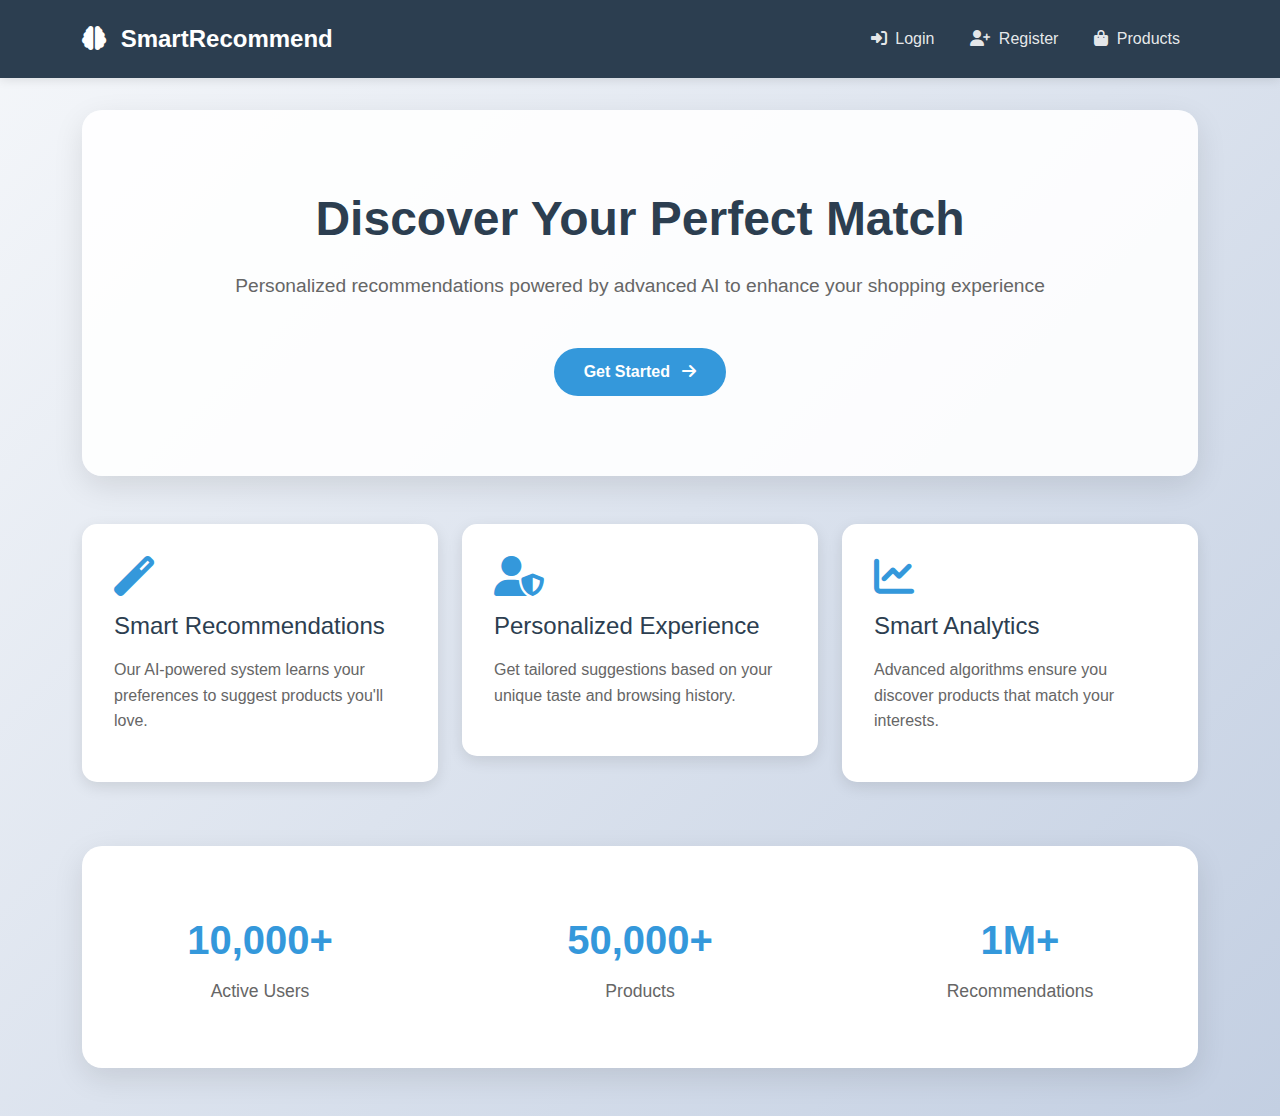
<file: Cold-Start-Prediction-System/templates/home.html>
<!DOCTYPE html>
<html lang="en">
<head>
    <meta charset="UTF-8">
    <meta name="viewport" content="width=device-width, initial-scale=1.0">
    <title>Smart Recommendation System</title>
    <link href="https://cdn.jsdelivr.net/npm/bootstrap@5.3.0/dist/css/bootstrap.min.css" rel="stylesheet">
    <link rel="stylesheet" href="https://cdnjs.cloudflare.com/ajax/libs/font-awesome/6.4.0/css/all.min.css">
    <style>
        :root {
            --primary-color: #2c3e50;
            --secondary-color: #3498db;
            --accent-color: #e74c3c;
        }

        body {
            font-family: 'Segoe UI', Tahoma, Geneva, Verdana, sans-serif;
            background: linear-gradient(135deg, #f5f7fa 0%, #c3cfe2 100%);
            min-height: 100vh;
        }

        .navbar {
            background: var(--primary-color) !important;
            box-shadow: 0 2px 10px rgba(0, 0, 0, 0.1);
            padding: 1rem 0;
        }

        .navbar-brand {
            font-size: 1.5rem;
            font-weight: 700;
            color: white !important;
        }

        .nav-link {
            color: rgba(255, 255, 255, 0.9) !important;
            font-weight: 500;
            transition: all 0.3s ease;
            margin: 0 10px;
        }

        .nav-link:hover {
            color: var(--secondary-color) !important;
            transform: translateY(-2px);
        }

        .hero-section {
            padding: 5rem 0;
            text-align: center;
            background: rgba(255, 255, 255, 0.9);
            border-radius: 20px;
            margin: 2rem 0;
            box-shadow: 0 10px 30px rgba(0, 0, 0, 0.1);
        }

        .hero-title {
            font-size: 3rem;
            color: var(--primary-color);
            margin-bottom: 1.5rem;
            font-weight: 700;
        }

        .hero-subtitle {
            font-size: 1.2rem;
            color: #666;
            margin-bottom: 2rem;
        }

        .feature-card {
            background: white;
            border-radius: 15px;
            padding: 2rem;
            margin: 1rem 0;
            transition: transform 0.3s ease;
            box-shadow: 0 5px 15px rgba(0, 0, 0, 0.1);
        }

        .feature-card:hover {
            transform: translateY(-10px);
        }

        .feature-icon {
            font-size: 2.5rem;
            color: var(--secondary-color);
            margin-bottom: 1rem;
        }

        .feature-title {
            font-size: 1.5rem;
            color: var(--primary-color);
            margin-bottom: 1rem;
        }

        .feature-text {
            color: #666;
            line-height: 1.6;
        }

        .cta-button {
            background: var(--secondary-color);
            color: white;
            padding: 12px 30px;
            border-radius: 30px;
            text-decoration: none;
            font-weight: 600;
            transition: all 0.3s ease;
            display: inline-block;
            margin-top: 1rem;
        }

        .cta-button:hover {
            background: var(--primary-color);
            transform: translateY(-2px);
            color: white;
        }

        .stats-section {
            background: white;
            border-radius: 20px;
            padding: 3rem 0;
            margin: 3rem 0;
            box-shadow: 0 10px 30px rgba(0, 0, 0, 0.1);
        }

        .stat-item {
            text-align: center;
            padding: 1rem;
        }

        .stat-number {
            font-size: 2.5rem;
            font-weight: 700;
            color: var(--secondary-color);
            margin-bottom: 0.5rem;
        }

        .stat-label {
            color: #666;
            font-size: 1.1rem;
        }

        @media (max-width: 768px) {
            .hero-title {
                font-size: 2rem;
            }
            
            .hero-subtitle {
                font-size: 1rem;
            }
        }
    </style>
</head>
<body>
    <nav class="navbar navbar-expand-lg navbar-dark">
        <div class="container">
            <a class="navbar-brand" href="#">
                <i class="fas fa-brain me-2"></i>
                SmartRecommend
            </a>
            <button class="navbar-toggler" type="button" data-bs-toggle="collapse" data-bs-target="#navbarNav">
                <span class="navbar-toggler-icon"></span>
            </button>
            <div class="collapse navbar-collapse" id="navbarNav">
                <ul class="navbar-nav ms-auto">
                    <li class="nav-item">
                        <a class="nav-link" href="/login">
                            <i class="fas fa-sign-in-alt me-1"></i> Login
                        </a>
                    </li>
                    <li class="nav-item">
                        <a class="nav-link" href="/registration">
                            <i class="fas fa-user-plus me-1"></i> Register
                        </a>
                    </li>
                    <li class="nav-item">
                        <a class="nav-link" href="/postproduct">
                            <i class="fas fa-shopping-bag me-1"></i> Products
                        </a>
                    </li>
                </ul>
            </div>
        </div>
    </nav>

    <div class="container">
        <section class="hero-section">
            <div class="container">
                <h1 class="hero-title">Discover Your Perfect Match</h1>
                <p class="hero-subtitle">Personalized recommendations powered by advanced AI to enhance your shopping experience</p>
                <a href="/registration" class="cta-button">Get Started <i class="fas fa-arrow-right ms-2"></i></a>
            </div>
        </section>

        <section class="row">
            <div class="col-md-4">
                <div class="feature-card">
                    <i class="fas fa-magic feature-icon"></i>
                    <h3 class="feature-title">Smart Recommendations</h3>
                    <p class="feature-text">Our AI-powered system learns your preferences to suggest products you'll love.</p>
                </div>
            </div>
            <div class="col-md-4">
                <div class="feature-card">
                    <i class="fas fa-user-shield feature-icon"></i>
                    <h3 class="feature-title">Personalized Experience</h3>
                    <p class="feature-text">Get tailored suggestions based on your unique taste and browsing history.</p>
                </div>
            </div>
            <div class="col-md-4">
                <div class="feature-card">
                    <i class="fas fa-chart-line feature-icon"></i>
                    <h3 class="feature-title">Smart Analytics</h3>
                    <p class="feature-text">Advanced algorithms ensure you discover products that match your interests.</p>
                </div>
            </div>
        </section>

        <section class="stats-section">
            <div class="row">
                <div class="col-md-4">
                    <div class="stat-item">
                        <div class="stat-number" id="userCount">10,000+</div>
                        <div class="stat-label">Active Users</div>
                    </div>
                </div>
                <div class="col-md-4">
                    <div class="stat-item">
                        <div class="stat-number" id="productCount">50,000+</div>
                        <div class="stat-label">Products</div>
                    </div>
                </div>
                <div class="col-md-4">
                    <div class="stat-item">
                        <div class="stat-number" id="recommendationCount">1M+</div>
                        <div class="stat-label">Recommendations</div>
                    </div>
                </div>
            </div>
        </section>
    </div>

    <script src="https://cdn.jsdelivr.net/npm/bootstrap@5.3.0/dist/js/bootstrap.bundle.min.js"></script>
    <script>
        // Add smooth scrolling for navigation links
        document.querySelectorAll('a[href^="#"]').forEach(anchor => {
            anchor.addEventListener('click', function (e) {
                e.preventDefault();
                document.querySelector(this.getAttribute('href')).scrollIntoView({
                    behavior: 'smooth'
                });
            });
        });

        // Simple animation for stats when they come into view
        function animateStats() {
            const stats = document.querySelectorAll('.stat-number');
            stats.forEach(stat => {
                const value = stat.textContent;
                stat.style.opacity = '0';
                stat.textContent = '0';
                setTimeout(() => {
                    stat.style.opacity = '1';
                    stat.textContent = value;
                }, 500);
            });
        }

        // Trigger stats animation when the section is in view
        const observer = new IntersectionObserver((entries) => {
            entries.forEach(entry => {
                if (entry.isIntersecting) {
                    animateStats();
                    observer.unobserve(entry.target);
                }
            });
        }, { threshold: 0.5 });

        observer.observe(document.querySelector('.stats-section'));
    </script>
</body>
</html>
</file>
